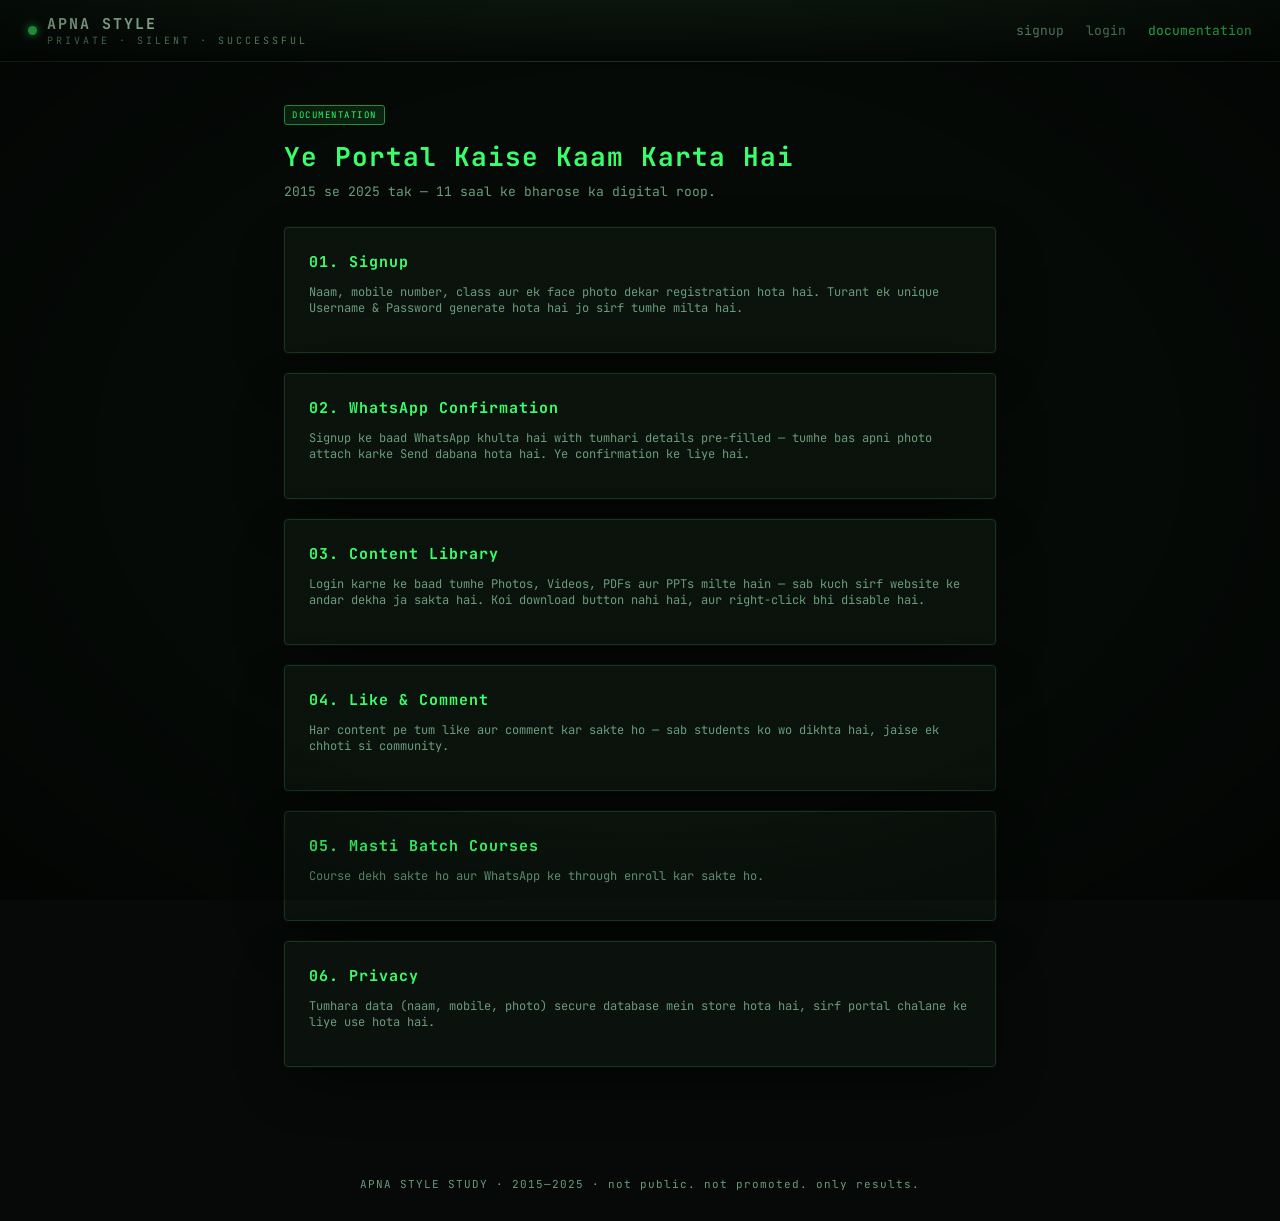
<file: docs.html>
<!DOCTYPE html>
<html lang="hi">
<head>
<meta charset="UTF-8">
<meta name="viewport" content="width=device-width, initial-scale=1.0">
<title>APNA STYLE // Documentation</title>
<link rel="stylesheet" href="css/style.css">
</head>
<body>

<div class="topbar">
  <div class="brand">
    <div class="dot"></div>
    <div class="brand-title">APNA STYLE<small>PRIVATE · SILENT · SUCCESSFUL</small></div>
  </div>
  <nav class="links">
    <a href="index.html">signup</a>
    <a href="login.html">login</a>
    <a href="docs.html" class="active">documentation</a>
  </nav>
</div>

<div class="wrap" style="max-width:760px;">
  <span class="badge">DOCUMENTATION</span>
  <h1 style="margin-top:14px;">Ye Portal Kaise Kaam Karta Hai</h1>
  <p class="sub">2015 se 2025 tak — 11 saal ke bharose ka digital roop.</p>

  <div class="panel"><div class="panel-body">
    <h3>01. Signup</h3>
    <p class="small">Naam, mobile number, class aur ek face photo dekar registration hota hai. Turant ek unique Username &amp; Password generate hota hai jo sirf tumhe milta hai.</p>
  </div></div>

  <div class="panel mt"><div class="panel-body">
    <h3>02. WhatsApp Confirmation</h3>
    <p class="small">Signup ke baad WhatsApp khulta hai with tumhari details pre-filled — tumhe bas apni photo attach karke Send dabana hota hai. Ye confirmation ke liye hai.</p>
  </div></div>

  <div class="panel mt"><div class="panel-body">
    <h3>03. Content Library</h3>
    <p class="small">Login karne ke baad tumhe Photos, Videos, PDFs aur PPTs milte hain — sab kuch sirf website ke andar dekha ja sakta hai. Koi download button nahi hai, aur right-click bhi disable hai.</p>
  </div></div>

  <div class="panel mt"><div class="panel-body">
    <h3>04. Like &amp; Comment</h3>
    <p class="small">Har content pe tum like aur comment kar sakte ho — sab students ko wo dikhta hai, jaise ek chhoti si community.</p>
  </div></div>

  <div class="panel mt"><div class="panel-body">
    <h3>05. Masti Batch Courses</h3>
    <p class="small">Course dekh sakte ho aur WhatsApp ke through enroll kar sakte ho.</p>
  </div></div>

  <div class="panel mt"><div class="panel-body">
    <h3>06. Privacy</h3>
    <p class="small">Tumhara data (naam, mobile, photo) secure database mein store hota hai, sirf portal chalane ke liye use hota hai.</p>
  </div></div>
</div>

<footer>APNA STYLE STUDY · 2015—2025 · not public. not promoted. only results.</footer>
</body>
</html>
</file>
<file: css/style.css>
@import url('https://fonts.googleapis.com/css2?family=Share+Tech+Mono&family=JetBrains+Mono:wght@400;500;700&display=swap');

:root{
  --bg:#060907;
  --bg-panel:#0b120d;
  --bg-panel-2:#0f1a12;
  --green:#39ff6a;
  --green-dim:#1e8f3e;
  --amber:#ffb020;
  --red:#ff3b3b;
  --text:#c9f7d4;
  --text-dim:#6b9b7a;
  --border:#173321;
  --mono:'JetBrains Mono', 'Share Tech Mono', monospace;
  --radius:4px;
}

*{box-sizing:border-box;}
html,body{margin:0;padding:0;}
body{
  background:var(--bg);
  color:var(--text);
  font-family:var(--mono);
  min-height:100vh;
  position:relative;
  overflow-x:hidden;
}

/* scanline / crt atmosphere */
body::before{
  content:"";
  position:fixed;inset:0;
  pointer-events:none;
  background:repeating-linear-gradient(
    to bottom,
    rgba(57,255,106,0.035) 0px,
    rgba(57,255,106,0.035) 1px,
    transparent 2px,
    transparent 3px
  );
  z-index:9999;
  mix-blend-mode:overlay;
}
body::after{
  content:"";
  position:fixed;inset:0;
  pointer-events:none;
  background:radial-gradient(ellipse at center, transparent 60%, rgba(0,0,0,0.55) 100%);
  z-index:9998;
}

a{color:var(--green);text-decoration:none;}
a:hover{text-decoration:underline;}

::selection{background:var(--green-dim);color:#000;}

/* topbar */
.topbar{
  display:flex;align-items:center;justify-content:space-between;
  padding:14px 28px;
  border-bottom:1px solid var(--border);
  background:linear-gradient(180deg, rgba(20,40,26,0.5), transparent);
  position:sticky;top:0;z-index:50;backdrop-filter:blur(6px);
}
.brand{display:flex;align-items:center;gap:10px;font-weight:700;letter-spacing:2px;}
.brand .dot{width:9px;height:9px;border-radius:50%;background:var(--green);box-shadow:0 0 8px var(--green);animation:pulse 1.6s infinite;}
@keyframes pulse{0%,100%{opacity:1;}50%{opacity:.35;}}
.brand-title{font-size:15px;}
.brand-title small{display:block;color:var(--text-dim);font-size:10px;letter-spacing:3px;font-weight:400;}

nav.links{display:flex;gap:22px;font-size:13px;}
nav.links a{color:var(--text-dim);}
nav.links a.active,nav.links a:hover{color:var(--green);}

/* container */
.wrap{max-width:1080px;margin:0 auto;padding:40px 24px 80px;}

/* terminal panel */
.panel{
  background:var(--bg-panel);
  border:1px solid var(--border);
  border-radius:var(--radius);
  box-shadow:0 0 0 1px rgba(57,255,106,0.03), 0 20px 60px -20px rgba(0,0,0,0.8);
}
.panel-head{
  display:flex;align-items:center;gap:8px;
  padding:9px 14px;border-bottom:1px solid var(--border);
  color:var(--text-dim);font-size:11px;letter-spacing:2px;
}
.panel-head span.led{width:8px;height:8px;border-radius:50%;background:#264;}
.panel-body{padding:24px;}

/* headings */
h1,h2,h3{font-family:var(--mono);color:var(--green);margin:0 0 8px;letter-spacing:1px;}
h1{font-size:26px;}
h2{font-size:19px;}
h3{font-size:15px;}
.sub{color:var(--text-dim);font-size:13px;margin:0 0 24px;line-height:1.6;}

.prefix{color:var(--green-dim);}

/* forms */
label{display:block;font-size:11px;color:var(--text-dim);letter-spacing:1.5px;margin:0 0 6px;text-transform:uppercase;}
input[type=text],input[type=tel],input[type=password],input[type=date],select,textarea{
  width:100%;background:#050a06;border:1px solid var(--border);
  color:var(--green);font-family:var(--mono);font-size:14px;
  padding:11px 12px;border-radius:var(--radius);outline:none;
  transition:border .15s, box-shadow .15s;
}
input:focus,select:focus,textarea:focus{
  border-color:var(--green-dim);box-shadow:0 0 0 3px rgba(57,255,106,0.08);
}
.field{margin-bottom:18px;}
.hint{font-size:11px;color:var(--text-dim);margin-top:5px;}

.file-drop{
  border:1px dashed var(--border);border-radius:var(--radius);
  padding:20px;text-align:center;color:var(--text-dim);font-size:12px;
  cursor:pointer;position:relative;
}
.file-drop input{position:absolute;inset:0;opacity:0;cursor:pointer;}
.file-preview{margin-top:12px;display:flex;justify-content:center;}
.file-preview img{max-width:120px;border-radius:50%;border:2px solid var(--green-dim);}

/* buttons */
.btn{
  display:inline-flex;align-items:center;justify-content:center;gap:8px;
  background:var(--green);color:#03150a;border:none;
  font-family:var(--mono);font-weight:700;letter-spacing:1px;
  padding:12px 22px;border-radius:var(--radius);cursor:pointer;
  font-size:13px;transition:transform .1s, box-shadow .15s;
  text-transform:uppercase;
}
.btn:hover{box-shadow:0 0 18px rgba(57,255,106,0.4);transform:translateY(-1px);}
.btn:disabled{opacity:.5;cursor:not-allowed;transform:none;box-shadow:none;}
.btn.ghost{background:transparent;border:1px solid var(--green-dim);color:var(--green);}
.btn.danger{background:var(--red);color:#1a0000;}
.btn.small{padding:7px 12px;font-size:11px;}
.btn.block{width:100%;}

.msg{font-size:12px;padding:10px 12px;border-radius:var(--radius);margin-bottom:16px;display:none;}
.msg.show{display:block;}
.msg.err{background:rgba(255,59,59,0.08);color:var(--red);border:1px solid rgba(255,59,59,0.3);}
.msg.ok{background:rgba(57,255,106,0.08);color:var(--green);border:1px solid rgba(57,255,106,0.3);}

/* credential card */
.cred-card{
  background:#03100a;border:1px solid var(--green-dim);border-radius:var(--radius);
  padding:20px;margin-top:20px;position:relative;overflow:hidden;
}
.cred-row{display:flex;justify-content:space-between;align-items:center;padding:10px 0;border-bottom:1px dashed var(--border);}
.cred-row:last-child{border-bottom:none;}
.cred-row .k{color:var(--text-dim);font-size:11px;letter-spacing:1px;text-transform:uppercase;}
.cred-row .v{color:var(--green);font-size:16px;font-weight:700;letter-spacing:1px;}

/* grid */
.grid{display:grid;grid-template-columns:repeat(auto-fill,minmax(230px,1fr));gap:18px;}
.card{
  background:var(--bg-panel);border:1px solid var(--border);border-radius:var(--radius);
  overflow:hidden;position:relative;
}
.card .media{
  position:relative;background:#000;aspect-ratio:4/3;display:flex;align-items:center;justify-content:center;
  user-select:none;
}
.card .media img,.card .media video{width:100%;height:100%;object-fit:cover;pointer-events:none;}
.card .media iframe{width:100%;height:100%;border:0;}
.watermark{
  position:absolute;inset:0;display:flex;align-items:center;justify-content:center;
  transform:rotate(-28deg);color:rgba(57,255,106,0.18);font-size:13px;font-weight:700;
  letter-spacing:2px;pointer-events:none;text-align:center;line-height:1.8;white-space:pre-wrap;
}
.card .body{padding:12px 14px;}
.card .title{font-size:13px;color:var(--green);margin-bottom:2px;}
.card .meta{font-size:10px;color:var(--text-dim);letter-spacing:1px;}
.card .actions{display:flex;gap:14px;padding:10px 14px;border-top:1px solid var(--border);font-size:12px;color:var(--text-dim);}
.card .actions button{background:none;border:none;color:var(--text-dim);cursor:pointer;font-family:var(--mono);font-size:12px;display:flex;gap:5px;align-items:center;}
.card .actions button.liked{color:var(--red);}
.card .actions button:hover{color:var(--green);}

.badge{display:inline-block;font-size:9px;letter-spacing:1.5px;text-transform:uppercase;padding:3px 7px;border-radius:3px;background:rgba(57,255,106,0.1);color:var(--green);border:1px solid var(--green-dim);}

/* modal / viewer */
.overlay{
  position:fixed;inset:0;background:rgba(0,0,0,0.88);display:none;
  align-items:center;justify-content:center;z-index:200;padding:20px;
}
.overlay.show{display:flex;}
.modal{
  background:var(--bg-panel);border:1px solid var(--border);border-radius:var(--radius);
  max-width:760px;width:100%;max-height:88vh;overflow:auto;
}
.modal-close{position:absolute;top:16px;right:22px;color:var(--text-dim);cursor:pointer;font-size:20px;}

.comments{margin-top:14px;border-top:1px solid var(--border);padding-top:14px;}
.comment{padding:8px 0;border-bottom:1px dashed var(--border);font-size:12px;}
.comment .who{color:var(--green);font-weight:700;}
.comment .when{color:var(--text-dim);font-size:10px;margin-left:8px;}
.comment-form{display:flex;gap:8px;margin-top:12px;}
.comment-form input{flex:1;}

footer{text-align:center;color:var(--text-dim);font-size:11px;padding:30px 0;letter-spacing:1px;}

.center{text-align:center;}
.flex{display:flex;align-items:center;}
.gap{gap:10px;}
.mt{margin-top:20px;}
.small{font-size:12px;color:var(--text-dim);}

.locked-badge{
  position:absolute;top:8px;right:8px;background:rgba(0,0,0,0.6);
  border:1px solid var(--green-dim);color:var(--green);font-size:9px;
  padding:3px 6px;border-radius:3px;letter-spacing:1px;
}

@media(max-width:640px){
  .topbar{flex-wrap:wrap;row-gap:10px;padding:14px 16px;}
  nav.links{
    width:100%;
    flex-wrap:wrap;
    gap:10px 16px;
    font-size:12px;
    order:3;
  }
  .wrap{padding:24px 14px 60px;}
}
</file>
